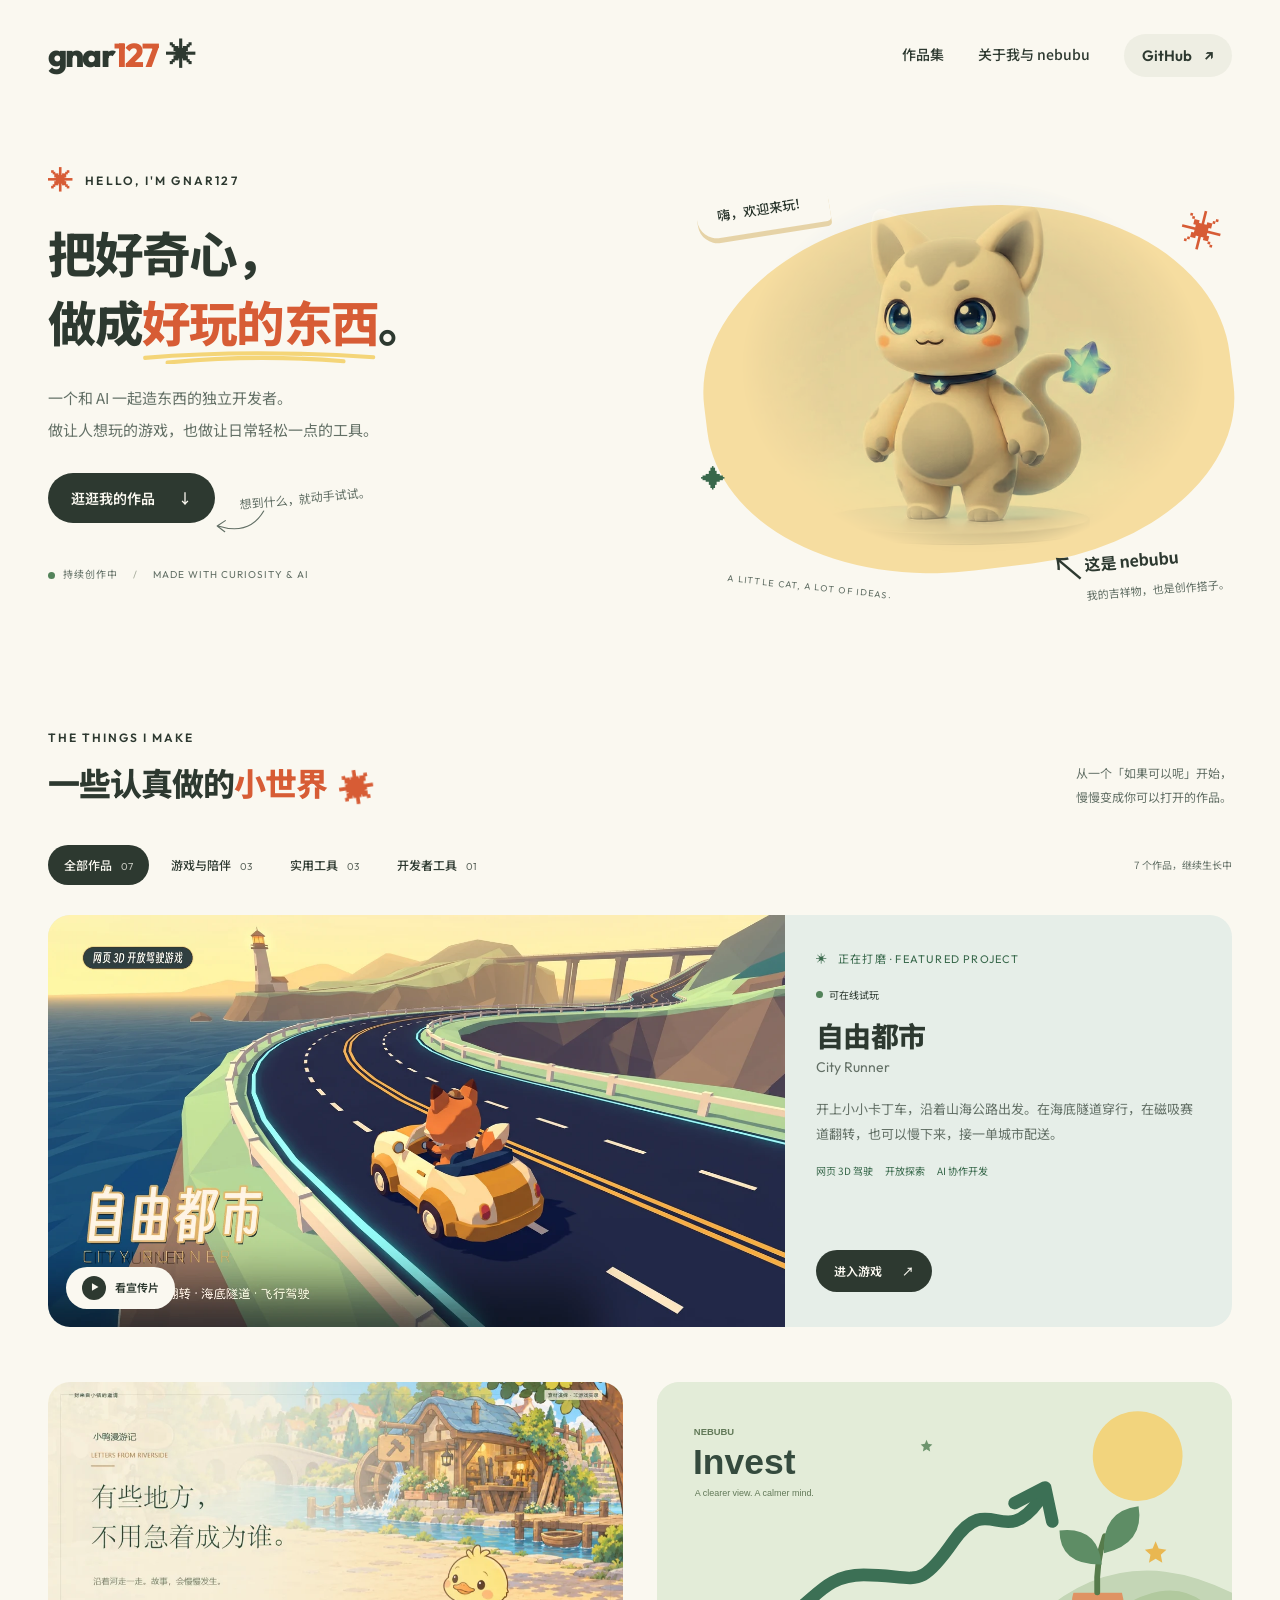
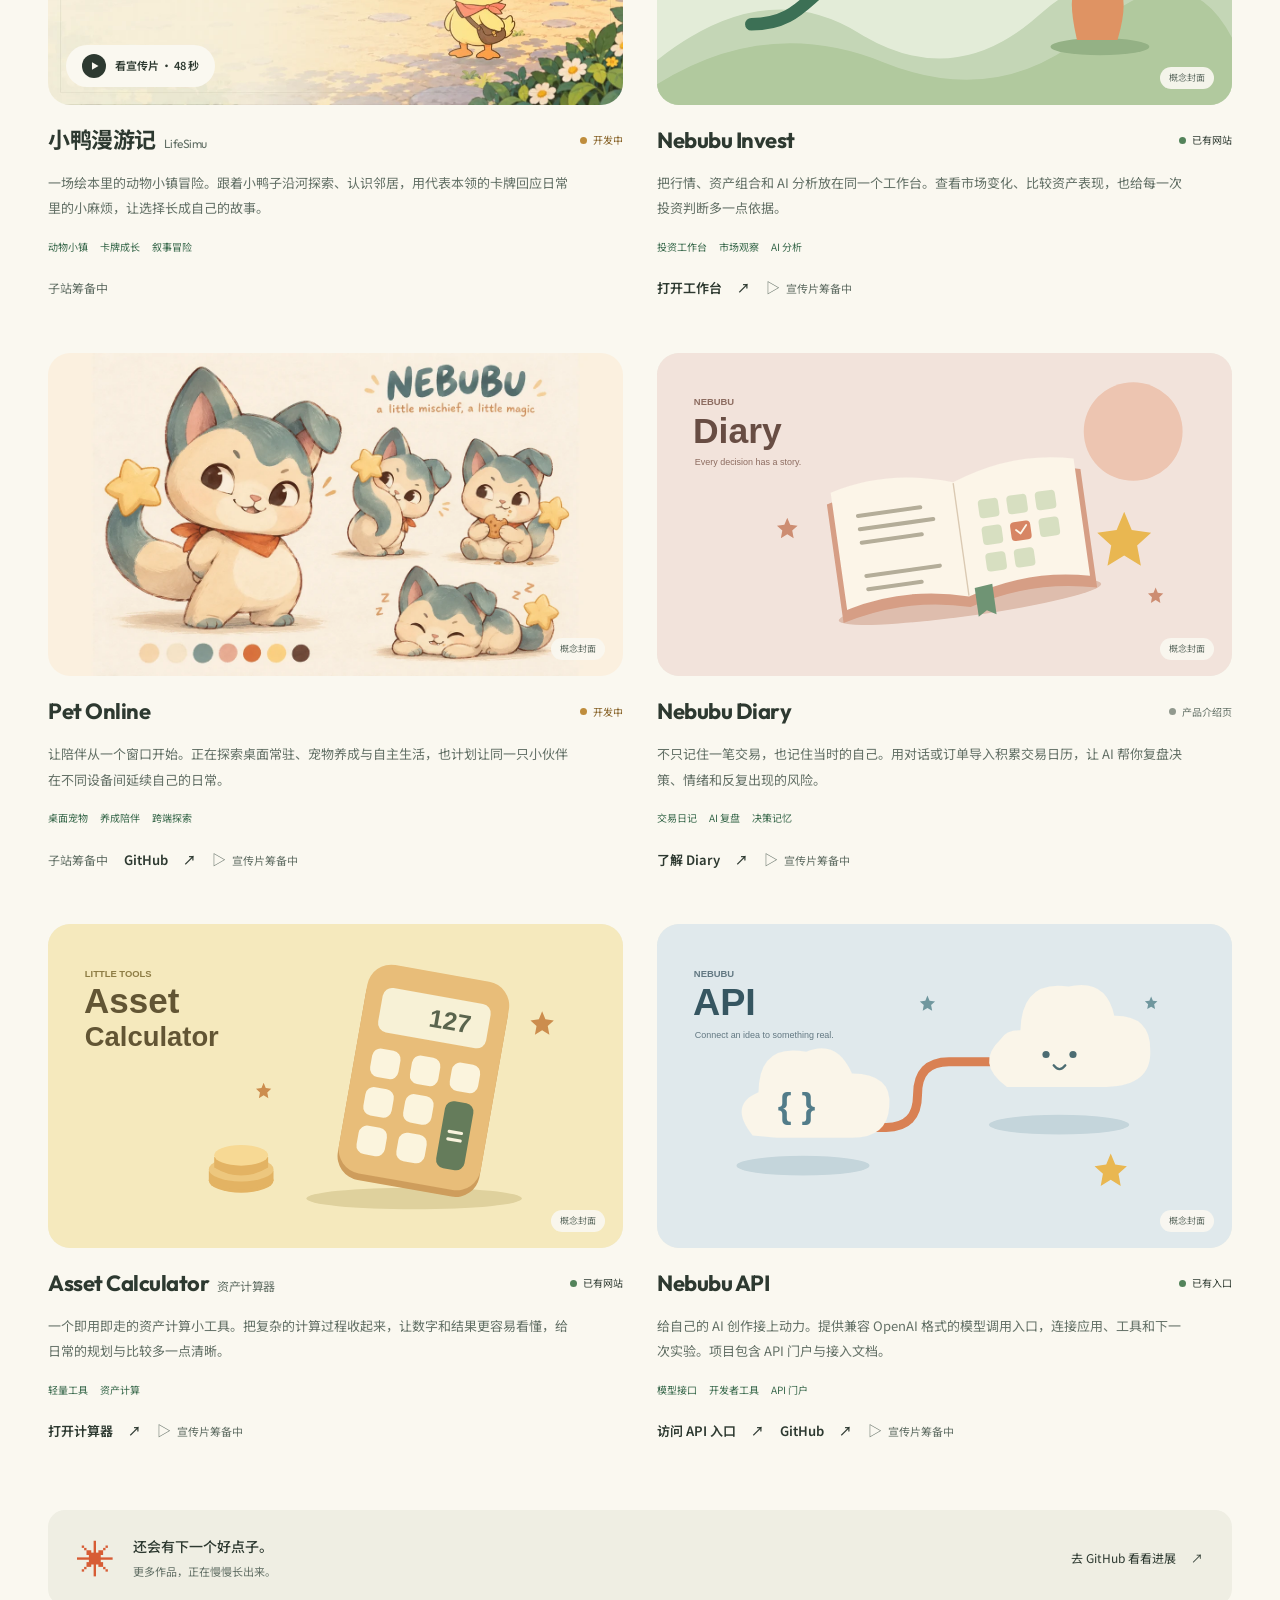
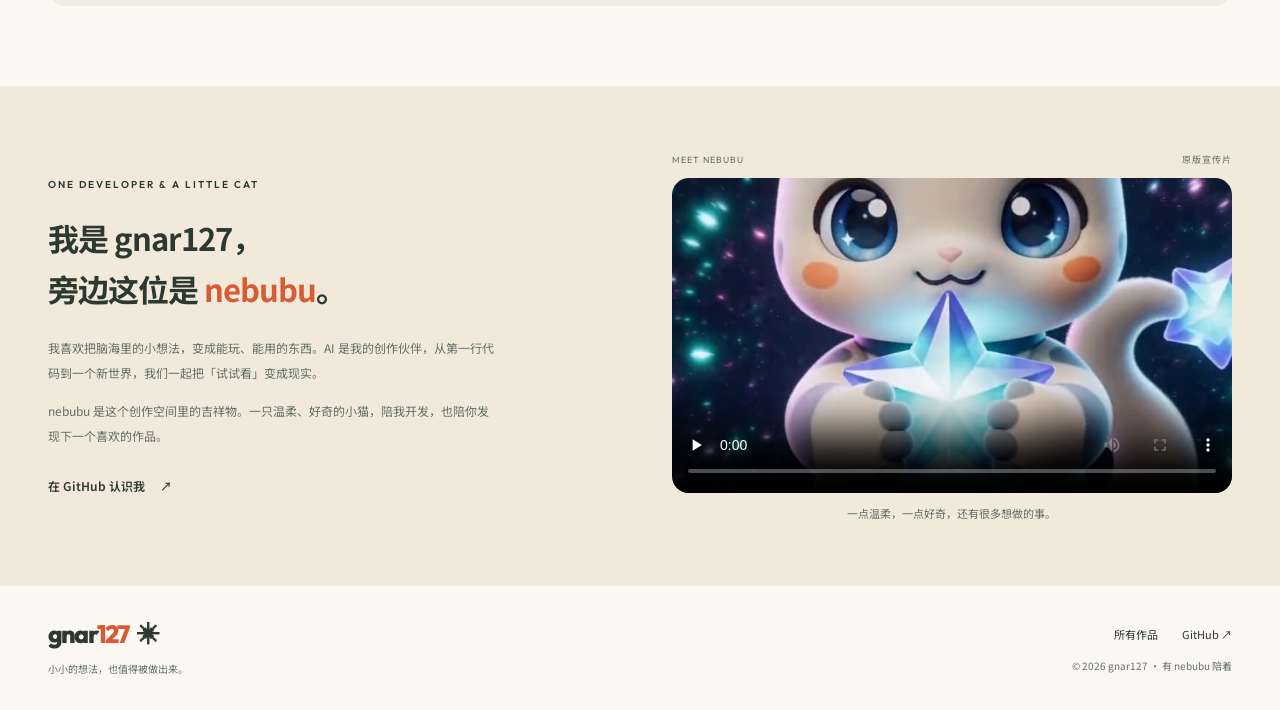
<file: index.html>
<!doctype html>
<html lang="zh-CN">
<head>
  <meta charset="UTF-8">
  <meta name="viewport" content="width=device-width, initial-scale=1">
  <meta name="theme-color" content="#faf8f0">
  <title>gnar127 — 把好奇心，做成好玩的东西</title>
  <meta name="description" content="gnar127 的 AI 作品集。探索 City Runner、小鸭漫游记、Pet Online、Nebubu Invest、Diary 和更多小工具。与吉祥物 nebubu 一起，把想法变成作品。">
  <meta property="og:title" content="gnar127 · AI 作品集">
  <meta property="og:description" content="一些游戏，一些工具，还有一只叫 nebubu 的猫。欢迎来到我的创作现场。">
  <meta property="og:image" content="https://gnar127.com/assets/projects/city-runner.webp">
  <meta property="og:url" content="https://gnar127.com/">
  <link rel="canonical" href="https://gnar127.com/">
  <link rel="icon" type="image/png" href="assets/logo-128.png">
  <link rel="preconnect" href="https://fonts.googleapis.com">
  <link rel="preconnect" href="https://fonts.gstatic.com" crossorigin>
  <link href="https://fonts.googleapis.com/css2?family=Noto+Sans+SC:wght@400;500;600;700;800;900&family=Outfit:wght@400;500;600;700;800&display=swap" rel="stylesheet">
  <link rel="stylesheet" href="styles.css">
  <script src="projects.js" defer></script>
  <script src="app.js" defer></script>
</head>
<body>
  <a class="skip-link" href="#work">跳到作品</a>
  <header class="header wrap" id="top">
    <a class="wordmark" href="#top" aria-label="gnar127 首页">gnar<span>127</span><i aria-hidden="true">✳</i></a>
    <nav aria-label="主导航">
      <a href="#work">作品集</a>
      <a href="#about">关于我与 nebubu</a>
      <a class="github-link" href="https://github.com/Gnar127" target="_blank" rel="noreferrer">GitHub <span aria-hidden="true">↗</span></a>
    </nav>
  </header>
  <main>
    <section class="hero wrap" aria-labelledby="hero-title">
      <div class="hero-copy">
        <p class="eyebrow"><span class="sun" aria-hidden="true">✳</span> HELLO, I'M GNAR127</p>
        <h1 id="hero-title">把好奇心，<br>做成<span class="scribble">好玩的东西<svg viewBox="0 0 420 22" preserveAspectRatio="none" aria-hidden="true"><path d="M5 13Q190 0 413 12M45 20Q200 7 360 18"/></svg></span>。</h1>
        <p class="hero-description">一个和 AI 一起造东西的独立开发者。<br>做让人想玩的游戏，也做让日常轻松一点的工具。</p>
        <div class="hero-actions"><a class="button primary" href="#work">逛逛我的作品 <span aria-hidden="true">↓</span></a><span class="hand-note">想到什么，就动手试试。<svg viewBox="0 0 70 32" aria-hidden="true"><path d="M66 3Q45 33 6 17m10-6L5 17l9 8"/></svg></span></div>
        <div class="hero-footnote"><span class="status-dot" aria-hidden="true"></span> 持续创作中 <span class="separator">/</span> MADE WITH CURIOSITY & AI</div>
      </div>
      <div class="hero-art">
        <div class="mascot-backdrop"></div>
        <span class="art-star star-one" aria-hidden="true">✳</span><span class="art-star star-two" aria-hidden="true">✦</span>
        <span class="hello-bubble">嗨，欢迎来玩！</span>
        <img class="hero-mascot" src="assets/nebubu-mascot.webp" alt="nebubu：蓝色星星眼、星星尾巴的奶油色小猫" width="1000" height="545" fetchpriority="high">
        <div class="mascot-caption"><span class="caption-arrow" aria-hidden="true">↖</span> 这是 nebubu<br><small>我的吉祥物，也是创作搭子。</small></div>
        <span class="orbit-note" aria-hidden="true">A LITTLE CAT, A LOT OF IDEAS.</span>
      </div>
    </section>
    <section class="works wrap" id="work" aria-labelledby="works-title">
      <div class="section-heading"><div><p class="eyebrow">THE THINGS I MAKE</p><h2 id="works-title">一些认真做的<span class="orange">小世界</span><span class="heading-star" aria-hidden="true">✴</span></h2></div><p>从一个「如果可以呢」开始，<br>慢慢变成你可以打开的作品。</p></div>
      <div class="work-toolbar"><div class="filters" role="group" aria-label="按作品类别筛选">
        <button type="button" class="filter active" data-filter="all" aria-pressed="true">全部作品 <span>07</span></button>
        <button type="button" class="filter" data-filter="play" aria-pressed="false">游戏与陪伴 <span>03</span></button>
        <button type="button" class="filter" data-filter="tools" aria-pressed="false">实用工具 <span>03</span></button>
        <button type="button" class="filter" data-filter="dev" aria-pressed="false">开发者工具 <span>01</span></button>
      </div><p class="work-count" id="work-count" role="status" aria-live="polite">7 个作品，继续生长中</p></div>
      <div id="featured-project"></div><div class="project-grid" id="project-grid"></div>
      <noscript><p>请启用 JavaScript 查看作品封面、介绍与宣传片。</p><ul><li><a href="https://cityhd.gnar127.com/">自由都市 City Runner</a></li><li><a href="films/lifesimu/">小鸭漫游记 · 宣传短片</a></li><li><a href="https://invest.gnar127.com/">Nebubu Invest</a></li><li><a href="diary/">Nebubu Diary</a></li><li><a href="https://asset.gnar127.com/">Asset Calculator</a></li><li><a href="https://api.gnar127.com/">Nebubu API</a></li><li><a href="https://github.com/Gnar127/pet_online">Pet Online · 项目仓库</a></li></ul></noscript>
      <div class="work-end"><span aria-hidden="true">✳</span><p>还会有下一个好点子。<small>更多作品，正在慢慢长出来。</small></p><a href="https://github.com/Gnar127" target="_blank" rel="noreferrer">去 GitHub 看看进展 <span aria-hidden="true">↗</span></a></div>
    </section>
    <section class="about" id="about" aria-labelledby="about-title"><div class="about-inner wrap">
      <div class="about-copy"><p class="eyebrow">ONE DEVELOPER & A LITTLE CAT</p><h2 id="about-title">我是 gnar127，<br>旁边这位是 <span class="orange">nebubu</span>。</h2><p>我喜欢把脑海里的小想法，变成能玩、能用的东西。AI 是我的创作伙伴，从第一行代码到一个新世界，我们一起把「试试看」变成现实。</p><p>nebubu 是这个创作空间里的吉祥物。一只温柔、好奇的小猫，陪我开发，也陪你发现下一个喜欢的作品。</p><a class="text-link" href="https://github.com/Gnar127" target="_blank" rel="noreferrer">在 GitHub 认识我 <span aria-hidden="true">↗</span></a></div>
      <div class="about-film"><div class="film-label"><span>MEET NEBUBU</span><span>原版宣传片</span></div><video id="nebubu-film" controls playsinline preload="none" poster="assets/nebubu-promo-poster.jpg" aria-label="nebubu 原版品牌宣传片"><source src="assets/nebubu-promo.mp4" type="video/mp4">你的浏览器不支持视频播放。<a href="assets/nebubu-promo.mp4">打开 nebubu 宣传片</a></video><p>一点温柔，一点好奇，还有很多想做的事。</p></div>
    </div></section>
  </main>
  <footer class="footer wrap"><div><a class="wordmark" href="#top">gnar<span>127</span><i aria-hidden="true">✳</i></a><p>小小的想法，也值得被做出来。</p></div><div class="footer-right"><a href="#work">所有作品</a><a href="https://github.com/Gnar127" target="_blank" rel="noreferrer">GitHub ↗</a><span>© <span id="year">2026</span> gnar127 · 有 nebubu 陪着</span></div></footer>
</body>
</html>
</file>
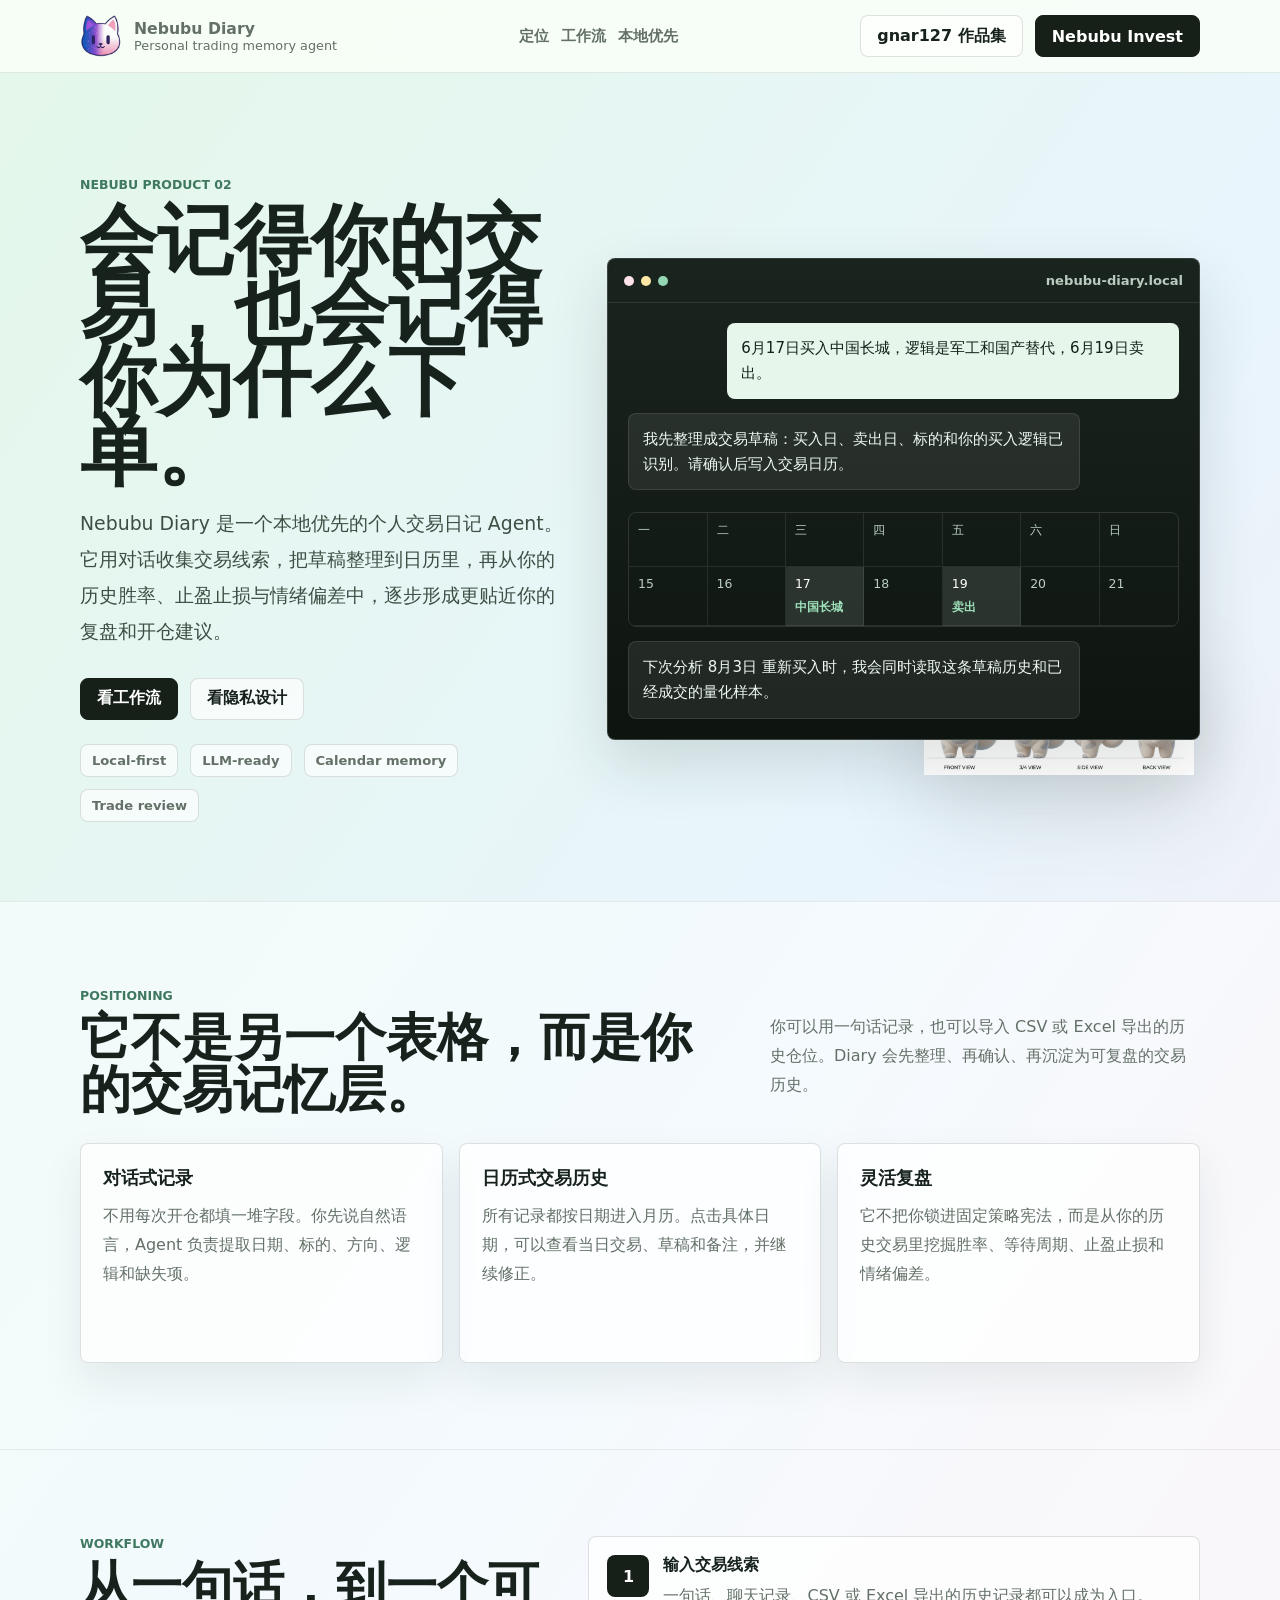
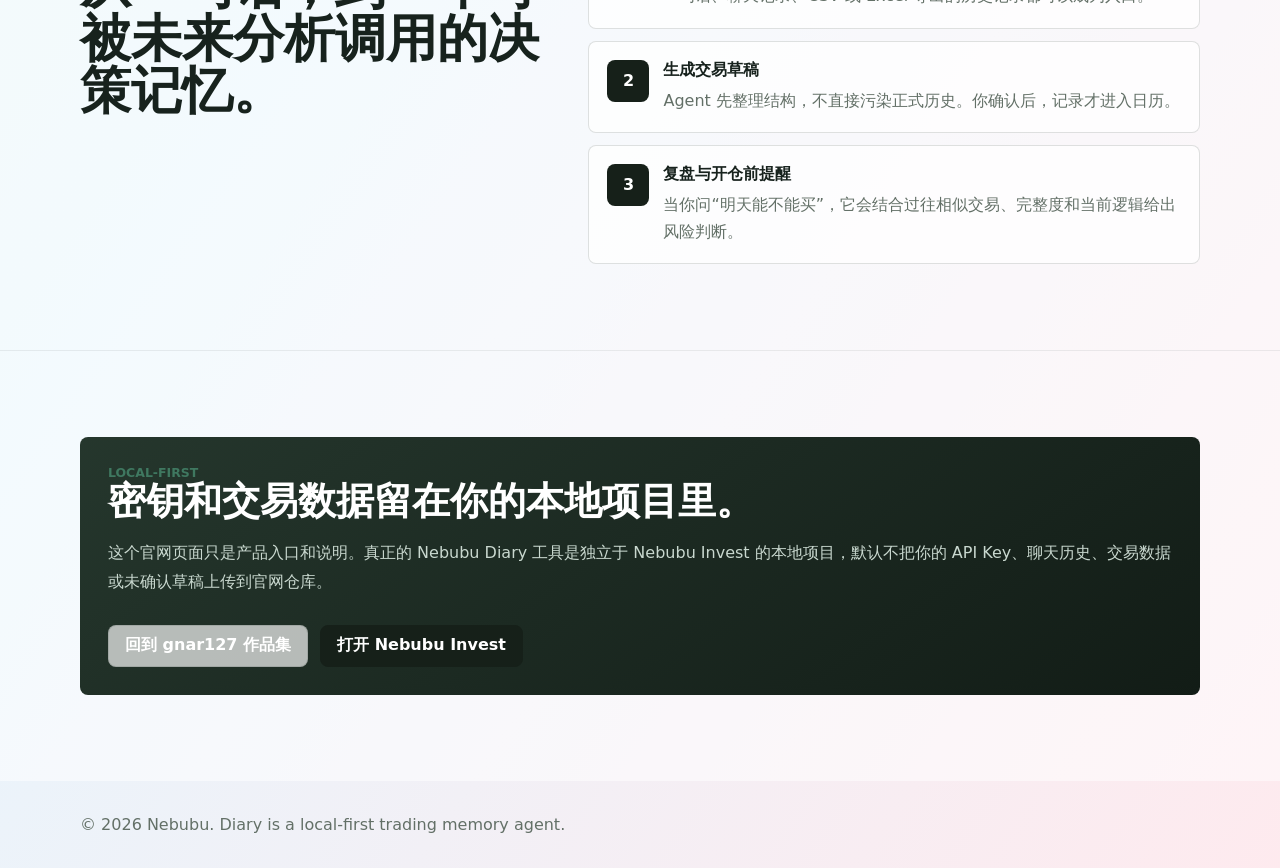
<file: diary/index.html>
<!doctype html>
<html lang="zh-CN">
  <head>
    <meta charset="utf-8" />
    <meta name="viewport" content="width=device-width, initial-scale=1" />
    <title>Nebubu Diary - 个人交易日记 Agent</title>
    <meta
      name="description"
      content="Nebubu Diary 是一个本地优先的个人交易日记 Agent，用自然语言记录交易、整理历史决策，并帮助复盘止盈止损与情绪交易。"
    />
    <link rel="icon" href="../assets/logo-128.png" />
    <style>
      :root {
        color-scheme: light;
        --ink: #17221d;
        --muted: #637067;
        --line: rgba(31, 48, 39, 0.14);
        --paper: #fbfff8;
        --mint: #dff6e6;
        --blue: #dceeff;
        --rose: #ffe1ea;
        --sun: #ffe7a6;
        --deep: #162019;
        --deep-soft: #26382e;
        --shadow: 0 24px 60px rgba(28, 45, 34, 0.14);
      }

      * {
        box-sizing: border-box;
      }

      body {
        margin: 0;
        font-family:
          Inter,
          ui-sans-serif,
          system-ui,
          -apple-system,
          BlinkMacSystemFont,
          "Segoe UI",
          "Noto Sans SC",
          sans-serif;
        color: var(--ink);
        background:
          linear-gradient(125deg, rgba(223, 246, 230, 0.82), rgba(220, 238, 255, 0.6) 48%, rgba(255, 225, 234, 0.7)),
          var(--paper);
      }

      a {
        color: inherit;
        text-decoration: none;
      }

      .topbar {
        position: sticky;
        top: 0;
        z-index: 20;
        border-bottom: 1px solid rgba(31, 48, 39, 0.1);
        background: rgba(251, 255, 248, 0.82);
        backdrop-filter: blur(18px);
      }

      .shell {
        width: min(1120px, calc(100% - 40px));
        margin: 0 auto;
      }

      .nav {
        min-height: 72px;
        display: flex;
        align-items: center;
        justify-content: space-between;
        gap: 20px;
      }

      .brand,
      .nav-links,
      .actions,
      .badge-row {
        display: flex;
        align-items: center;
        gap: 12px;
      }

      .brand img {
        width: 42px;
        height: 42px;
      }

      .brand strong {
        display: block;
        font-size: 0.98rem;
        letter-spacing: 0;
      }

      .brand span {
        color: var(--muted);
        font-size: 0.8rem;
      }

      .nav-links {
        color: var(--muted);
        font-size: 0.92rem;
        font-weight: 700;
      }

      .button {
        display: inline-flex;
        align-items: center;
        justify-content: center;
        min-height: 42px;
        padding: 0 16px;
        border: 1px solid var(--line);
        border-radius: 8px;
        font-weight: 800;
      }

      .button.primary {
        color: white;
        background: var(--deep);
        border-color: var(--deep);
      }

      .button.ghost {
        background: rgba(255, 255, 255, 0.68);
      }

      main {
        overflow: hidden;
      }

      .hero {
        min-height: calc(100vh - 72px);
        display: grid;
        align-items: center;
        padding: 58px 0 34px;
      }

      .hero-grid {
        display: grid;
        grid-template-columns: minmax(0, 0.9fr) minmax(360px, 1.1fr);
        gap: 42px;
        align-items: center;
      }

      .eyebrow {
        color: #3f7860;
        font-weight: 900;
        font-size: 0.78rem;
        text-transform: uppercase;
        letter-spacing: 0;
      }

      h1 {
        margin: 14px 0 18px;
        font-size: clamp(2.7rem, 6vw, 6.4rem);
        line-height: 0.92;
        letter-spacing: 0;
      }

      .hero-copy p {
        max-width: 620px;
        margin: 0;
        color: #3d4f45;
        font-size: clamp(1rem, 1.5vw, 1.18rem);
        line-height: 1.9;
      }

      .hero-actions {
        display: flex;
        flex-wrap: wrap;
        gap: 12px;
        margin-top: 28px;
      }

      .badge-row {
        flex-wrap: wrap;
        margin-top: 24px;
      }

      .badge {
        padding: 8px 11px;
        border: 1px solid var(--line);
        border-radius: 8px;
        background: rgba(255, 255, 255, 0.62);
        color: var(--muted);
        font-size: 0.82rem;
        font-weight: 800;
      }

      .product-visual {
        position: relative;
        min-height: 600px;
        display: grid;
        align-items: center;
      }

      .mascot {
        position: absolute;
        right: 1%;
        bottom: 4%;
        width: min(38vw, 270px);
        filter: drop-shadow(0 30px 42px rgba(35, 52, 42, 0.16));
      }

      .terminal {
        position: relative;
        z-index: 2;
        border: 1px solid rgba(255, 255, 255, 0.16);
        border-radius: 8px;
        background: linear-gradient(180deg, #1a241e, #0e1511);
        color: #effaf2;
        box-shadow: var(--shadow);
        overflow: hidden;
      }

      .terminal-top {
        display: flex;
        align-items: center;
        justify-content: space-between;
        padding: 14px 16px;
        border-bottom: 1px solid rgba(255, 255, 255, 0.1);
        color: #b9cabf;
        font-size: 0.82rem;
        font-weight: 800;
      }

      .dots {
        display: flex;
        gap: 7px;
      }

      .dots i {
        width: 10px;
        height: 10px;
        border-radius: 999px;
        background: var(--rose);
      }

      .dots i:nth-child(2) {
        background: var(--sun);
      }

      .dots i:nth-child(3) {
        background: #93d7b4;
      }

      .chat {
        padding: 20px;
        display: grid;
        gap: 14px;
      }

      .bubble {
        max-width: 82%;
        padding: 13px 14px;
        border-radius: 8px;
        line-height: 1.65;
        font-size: 0.94rem;
      }

      .bubble.user {
        justify-self: end;
        color: #14201a;
        background: #e6f6ea;
      }

      .bubble.agent {
        background: rgba(255, 255, 255, 0.08);
        border: 1px solid rgba(255, 255, 255, 0.1);
      }

      .calendar {
        margin-top: 8px;
        border: 1px solid rgba(255, 255, 255, 0.12);
        border-radius: 8px;
        overflow: hidden;
      }

      .calendar-head,
      .calendar-row {
        display: grid;
        grid-template-columns: repeat(7, 1fr);
      }

      .calendar-head span,
      .day {
        min-height: 54px;
        border-right: 1px solid rgba(255, 255, 255, 0.09);
        border-bottom: 1px solid rgba(255, 255, 255, 0.09);
        padding: 9px;
        color: #bbcec2;
        font-size: 0.78rem;
      }

      .calendar-head span:last-child,
      .day:last-child {
        border-right: 0;
      }

      .day.has {
        color: white;
        background: rgba(223, 246, 230, 0.12);
      }

      .ticker {
        display: block;
        margin-top: 8px;
        color: #9ee0b9;
        font-weight: 900;
      }

      section.band {
        padding: 86px 0;
        background: rgba(255, 255, 255, 0.48);
        border-top: 1px solid rgba(31, 48, 39, 0.08);
      }

      .section-head {
        display: flex;
        align-items: end;
        justify-content: space-between;
        gap: 28px;
        margin-bottom: 28px;
      }

      h2 {
        max-width: 780px;
        margin: 8px 0 0;
        font-size: clamp(2rem, 4vw, 3.8rem);
        line-height: 1.02;
        letter-spacing: 0;
      }

      .section-head p {
        max-width: 430px;
        color: var(--muted);
        line-height: 1.8;
      }

      .grid {
        display: grid;
        grid-template-columns: repeat(3, minmax(0, 1fr));
        gap: 16px;
      }

      .card {
        min-height: 220px;
        padding: 22px;
        border: 1px solid var(--line);
        border-radius: 8px;
        background: rgba(255, 255, 255, 0.72);
        box-shadow: 0 18px 42px rgba(28, 45, 34, 0.08);
      }

      .card strong {
        display: block;
        margin-bottom: 12px;
        font-size: 1.1rem;
      }

      .card p {
        margin: 0;
        color: var(--muted);
        line-height: 1.8;
      }

      .workflow {
        display: grid;
        grid-template-columns: 0.88fr 1.12fr;
        gap: 28px;
        align-items: start;
      }

      .steps {
        display: grid;
        gap: 12px;
      }

      .step {
        display: grid;
        grid-template-columns: 42px 1fr;
        gap: 14px;
        padding: 18px;
        border: 1px solid var(--line);
        border-radius: 8px;
        background: rgba(255, 255, 255, 0.72);
      }

      .step em {
        display: grid;
        place-items: center;
        width: 42px;
        height: 42px;
        border-radius: 8px;
        color: white;
        background: var(--deep);
        font-style: normal;
        font-weight: 900;
      }

      .step strong {
        display: block;
        margin-bottom: 6px;
      }

      .step span {
        color: var(--muted);
        line-height: 1.7;
      }

      .privacy {
        padding: 28px;
        border-radius: 8px;
        color: white;
        background:
          linear-gradient(145deg, rgba(38, 56, 46, 0.94), rgba(18, 28, 22, 0.98)),
          var(--deep);
      }

      .privacy h3 {
        margin: 0 0 14px;
        font-size: clamp(1.6rem, 3vw, 2.8rem);
        line-height: 1.08;
      }

      .privacy p {
        color: #c9d8cf;
        line-height: 1.85;
      }

      footer {
        padding: 34px 0;
        color: var(--muted);
      }

      @media (max-width: 920px) {
        .nav {
          align-items: flex-start;
          flex-direction: column;
          padding: 14px 0;
        }

        .hero-grid,
        .workflow {
          grid-template-columns: 1fr;
        }

        .hero {
          min-height: auto;
        }

        .product-visual {
          min-height: 520px;
        }

        .grid {
          grid-template-columns: 1fr;
        }

        .section-head {
          display: block;
        }
      }

      @media (max-width: 620px) {
        .shell {
          width: min(100% - 24px, 1120px);
        }

        .nav-links,
        .actions {
          width: 100%;
          flex-wrap: wrap;
        }

        .hero {
          padding-top: 34px;
        }

        .product-visual {
          min-height: 430px;
        }

        .mascot {
          width: 170px;
        }

        .bubble {
          max-width: 96%;
        }
      }
    </style>
  </head>
  <body>
    <header class="topbar">
      <div class="shell nav">
        <a class="brand" href="../">
          <img src="../assets/logo-128.png" alt="Nebubu logo" />
          <span>
            <strong>Nebubu Diary</strong>
            <span>Personal trading memory agent</span>
          </span>
        </a>
        <nav class="nav-links" aria-label="页面导航">
          <a href="#idea">定位</a>
          <a href="#flow">工作流</a>
          <a href="#privacy">本地优先</a>
        </nav>
        <div class="actions">
          <a class="button ghost" href="../">gnar127 作品集</a>
          <a class="button primary" href="https://invest.gnar127.com/" target="_blank" rel="noreferrer">Nebubu Invest</a>
        </div>
      </div>
    </header>

    <main>
      <section class="hero">
        <div class="shell hero-grid">
          <div class="hero-copy">
            <div class="eyebrow">Nebubu Product 02</div>
            <h1>会记得你的交易，也会记得你为什么下单。</h1>
            <p>
              Nebubu Diary 是一个本地优先的个人交易日记 Agent。它用对话收集交易线索，把草稿整理到日历里，再从你的历史胜率、止盈止损与情绪偏差中，逐步形成更贴近你的复盘和开仓建议。
            </p>
            <div class="hero-actions">
              <a class="button primary" href="#flow">看工作流</a>
              <a class="button ghost" href="#privacy">看隐私设计</a>
            </div>
            <div class="badge-row" aria-label="产品特点">
              <span class="badge">Local-first</span>
              <span class="badge">LLM-ready</span>
              <span class="badge">Calendar memory</span>
              <span class="badge">Trade review</span>
            </div>
          </div>

          <div class="product-visual" aria-label="Nebubu Diary interface preview">
            <div class="terminal">
              <div class="terminal-top">
                <div class="dots" aria-hidden="true"><i></i><i></i><i></i></div>
                <span>nebubu-diary.local</span>
              </div>
              <div class="chat">
                <div class="bubble user">6月17日买入中国长城，逻辑是军工和国产替代，6月19日卖出。</div>
                <div class="bubble agent">我先整理成交易草稿：买入日、卖出日、标的和你的买入逻辑已识别。请确认后写入交易日历。</div>
                <div class="calendar">
                  <div class="calendar-head">
                    <span>一</span><span>二</span><span>三</span><span>四</span><span>五</span><span>六</span><span>日</span>
                  </div>
                  <div class="calendar-row">
                    <span class="day">15</span>
                    <span class="day">16</span>
                    <span class="day has">17<span class="ticker">中国长城</span></span>
                    <span class="day">18</span>
                    <span class="day has">19<span class="ticker">卖出</span></span>
                    <span class="day">20</span>
                    <span class="day">21</span>
                  </div>
                </div>
                <div class="bubble agent">下次分析 8月3日 重新买入时，我会同时读取这条草稿历史和已经成交的量化样本。</div>
              </div>
            </div>
            <img class="mascot" src="../nebubu-animate/side.png" alt="Nebubu mascot" />
          </div>
        </div>
      </section>

      <section class="band" id="idea">
        <div class="shell">
          <div class="section-head">
            <div>
              <div class="eyebrow">Positioning</div>
              <h2>它不是另一个表格，而是你的交易记忆层。</h2>
            </div>
            <p>
              你可以用一句话记录，也可以导入 CSV 或 Excel 导出的历史仓位。Diary 会先整理、再确认、再沉淀为可复盘的交易历史。
            </p>
          </div>
          <div class="grid">
            <article class="card">
              <strong>对话式记录</strong>
              <p>不用每次开仓都填一堆字段。你先说自然语言，Agent 负责提取日期、标的、方向、逻辑和缺失项。</p>
            </article>
            <article class="card">
              <strong>日历式交易历史</strong>
              <p>所有记录都按日期进入月历。点击具体日期，可以查看当日交易、草稿和备注，并继续修正。</p>
            </article>
            <article class="card">
              <strong>灵活复盘</strong>
              <p>它不把你锁进固定策略宪法，而是从你的历史交易里挖掘胜率、等待周期、止盈止损和情绪偏差。</p>
            </article>
          </div>
        </div>
      </section>

      <section class="band" id="flow">
        <div class="shell workflow">
          <div>
            <div class="eyebrow">Workflow</div>
            <h2>从一句话，到一个可被未来分析调用的决策记忆。</h2>
          </div>
          <div class="steps">
            <div class="step">
              <em>1</em>
              <div>
                <strong>输入交易线索</strong>
                <span>一句话、聊天记录、CSV 或 Excel 导出的历史记录都可以成为入口。</span>
              </div>
            </div>
            <div class="step">
              <em>2</em>
              <div>
                <strong>生成交易草稿</strong>
                <span>Agent 先整理结构，不直接污染正式历史。你确认后，记录才进入日历。</span>
              </div>
            </div>
            <div class="step">
              <em>3</em>
              <div>
                <strong>复盘与开仓前提醒</strong>
                <span>当你问“明天能不能买”，它会结合过往相似交易、完整度和当前逻辑给出风险判断。</span>
              </div>
            </div>
          </div>
        </div>
      </section>

      <section class="band" id="privacy">
        <div class="shell privacy">
          <div class="eyebrow">Local-first</div>
          <h3>密钥和交易数据留在你的本地项目里。</h3>
          <p>
            这个官网页面只是产品入口和说明。真正的 Nebubu Diary 工具是独立于 Nebubu Invest 的本地项目，默认不把你的 API Key、聊天历史、交易数据或未确认草稿上传到官网仓库。
          </p>
          <div class="hero-actions">
            <a class="button ghost" href="../">回到 gnar127 作品集</a>
            <a class="button primary" href="https://invest.gnar127.com/" target="_blank" rel="noreferrer">打开 Nebubu Invest</a>
          </div>
        </div>
      </section>
    </main>

    <footer>
      <div class="shell">© <span id="year"></span> Nebubu. Diary is a local-first trading memory agent.</div>
    </footer>

    <script>
      document.getElementById("year").textContent = new Date().getFullYear();
    </script>
  </body>
</html>
</file>
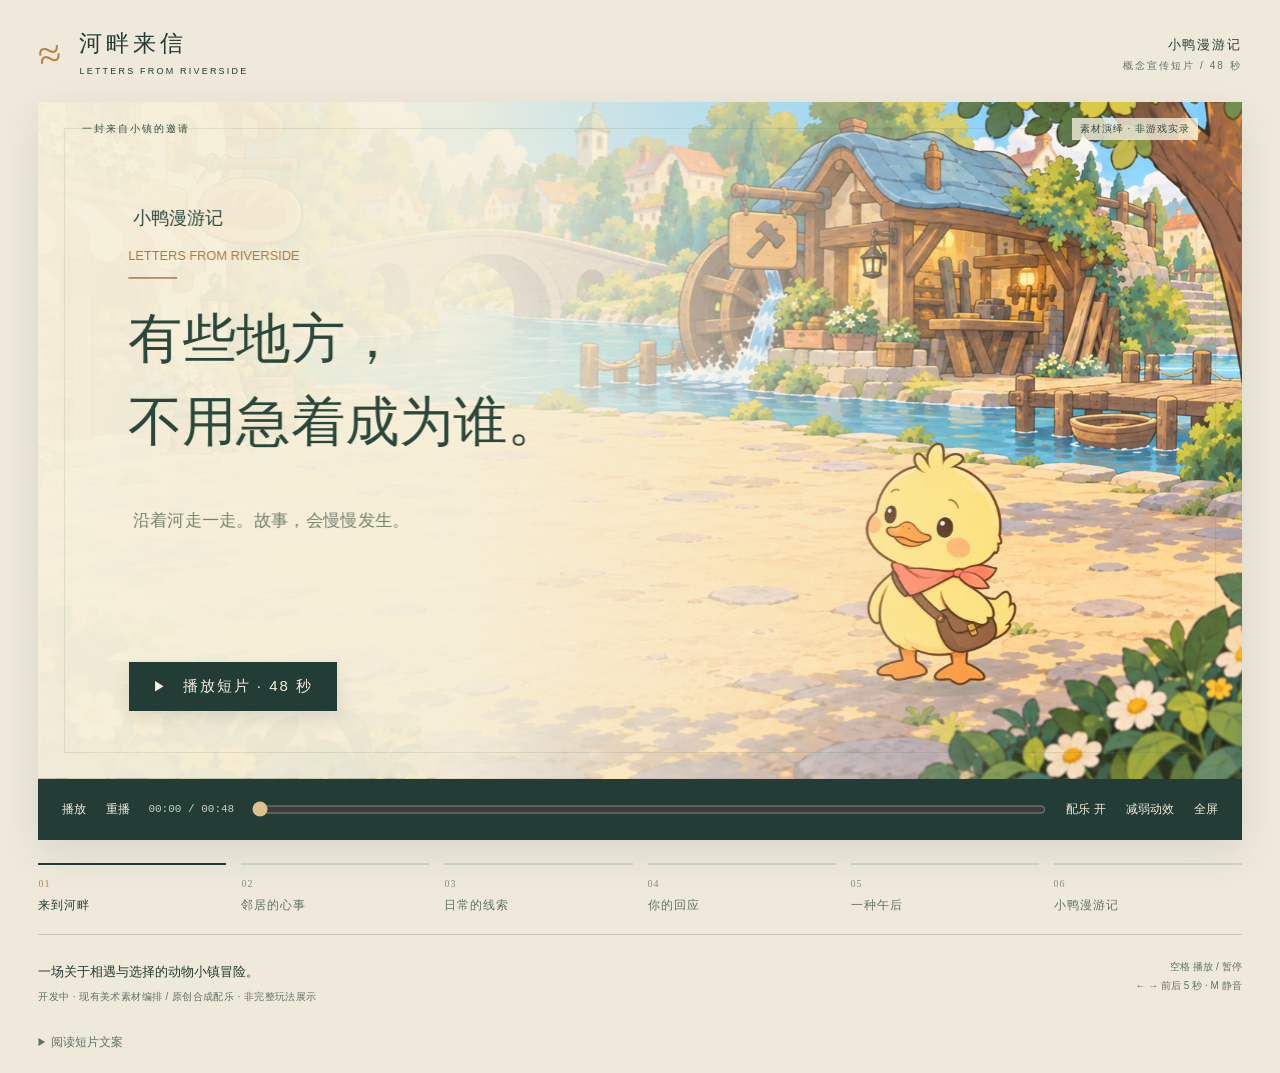
<file: films/lifesimu/index.html>
<!doctype html>
<html lang="zh-CN">
<head>
  <meta charset="utf-8">
  <meta name="viewport" content="width=device-width,initial-scale=1">
  <meta name="theme-color" content="#233d36">
  <meta name="description" content="小鸭漫游记 · 河畔来信。一个关于邻居、卡牌与日常发现的网页宣传短片。">
  <title>小鸭漫游记 — 河畔来信 · 宣传短片</title>
  <link rel="icon" href="data:image/svg+xml,%3Csvg xmlns='http://www.w3.org/2000/svg' viewBox='0 0 40 40'%3E%3Crect width='40' height='40' rx='10' fill='%23233d36'/%3E%3Cellipse cx='19' cy='23' rx='12' ry='8' fill='%23efd18a'/%3E%3Ccircle cx='25' cy='15' r='7' fill='%23efd18a'/%3E%3Cpath d='M30 16h8l-7 4' fill='%23d78253'/%3E%3Ccircle cx='27' cy='13' r='1.3' fill='%23233d36'/%3E%3C/svg%3E">
  <link rel="stylesheet" href="style.css">
  <script defer src="trailer.js"></script>
</head>
<body>
  <main class="cinema">
    <header class="masthead">
      <a href="#film" class="wordmark" aria-label="跳到宣传片"><span class="mark">≈</span><span>河畔来信<small>LETTERS FROM RIVERSIDE</small></span></a>
      <p class="edition">小鸭漫游记<span>概念宣传短片 / 48 秒</span></p>
    </header>
    <section class="player" id="film" aria-label="小鸭漫游记宣传片播放器">
      <div class="screen">
        <canvas id="canvas" width="1600" height="900" role="img" aria-label="河畔小镇、三位动物居民与成长卡牌的动画演绎"></canvas>
        <div class="frame-top"><span>一封来自小镇的邀请</span><span>素材演绎 · 非游戏实录</span></div>
        <button id="start" class="start" disabled><span class="play-icon">▶</span><span id="start-label">正在准备河畔来信…</span></button>
        <div class="screen-caption" id="caption">有些地方，不用急着成为谁。</div>
        <div class="error" id="error" hidden role="alert"><h2>画面还没准备好</h2><p>请保留完整工程目录，或通过本地预览入口打开。</p><button id="retry">重新加载</button></div>
      </div>
      <div class="controls">
        <button id="play" aria-label="播放宣传片" disabled>播放</button>
        <button id="replay" aria-label="从头重播" disabled>重播</button>
        <span class="time" id="time" aria-live="off">00:00 / 00:48</span>
        <label class="seek-label"><span class="sr-only">播放进度，秒</span><input id="seek" type="range" min="0" max="48" step="0.1" value="0" disabled aria-valuetext="0 秒，共 48 秒"></label>
        <button id="sound" aria-label="关闭配乐" aria-pressed="true">配乐 开</button>
        <button id="motion" aria-label="减弱动态效果" aria-pressed="false">减弱动效</button>
        <button id="fullscreen" aria-label="全屏观看">全屏</button>
      </div>
    </section>
    <nav class="chapters" aria-label="宣传片章节">
      <button data-time="0" aria-current="true"><span>01</span>来到河畔</button>
      <button data-time="8"><span>02</span>邻居的心事</button>
      <button data-time="16"><span>03</span>日常的线索</button>
      <button data-time="24"><span>04</span>你的回应</button>
      <button data-time="33"><span>05</span>一种午后</button>
      <button data-time="41"><span>06</span>小鸭漫游记</button>
    </nav>
    <footer><p>一场关于相遇与选择的动物小镇冒险。<br><span>开发中 · 现有美术素材编排 / 原创合成配乐 · 非完整玩法展示</span></p><p class="keys">空格 播放 / 暂停<br>← → 前后 5 秒 · M 静音</p></footer>
    <details class="transcript"><summary>阅读短片文案</summary><ol><li>有些地方，不用急着成为谁。</li><li>认识邻居，也认识他们没说出口的话。</li><li>线索不只指向一个篮子，也指向一个人的小习惯。</li><li>同一张牌，不同的靠近方式。你的选择，会改变接下来听到的故事。</li><li>不必每一顿饭，都有人负责热闹。</li><li>小鸭漫游记。把日常，过成自己的故事。</li></ol></details>
    <p id="status" class="sr-only" role="status"></p>
  </main>
</body>
</html>
</file>
<file: styles.css>
:root {
  color-scheme: light;
  --paper: #faf8f0; --ink: #2d3930; --muted: #637066; --orange: #d75c35;
  --yellow: #f4d578; --green: #38684b; --soft: #eeeee2; --radius: 22px;
  --ease: 240ms cubic-bezier(.22,1,.36,1);
  --body: "Noto Sans SC","Microsoft YaHei",sans-serif;
  --display: "Outfit",var(--body);
}
*{box-sizing:border-box}html{scroll-behavior:smooth;scroll-padding-top:28px}
body{margin:0;background:var(--paper);color:var(--ink);font-family:var(--body);font-size:15px;line-height:1.8}
a{color:inherit;text-decoration:none}button{font:inherit;cursor:pointer;color:inherit}
button,a{-webkit-tap-highlight-color:transparent}
button:focus-visible,a:focus-visible,summary:focus-visible,video:focus-visible{outline:3px solid var(--orange);outline-offset:6px}
img,video{display:block;max-width:100%}::selection{background:var(--yellow);color:var(--ink)}[hidden]{display:none!important}
.wrap{width:min(1240px,calc(100% - 96px));margin-inline:auto}
.skip-link{position:fixed;left:20px;top:-80px;z-index:100;background:var(--ink);color:var(--paper);padding:12px 22px}.skip-link:focus{top:15px}
.header{display:flex;align-items:center;justify-content:space-between;min-height:110px;gap:28px}
.wordmark{font-family:var(--display);font-size:33px;font-weight:800;line-height:1;letter-spacing:-1.8px;display:inline-flex;align-items:center}
.wordmark span{color:var(--orange)}.wordmark i{font-size:30px;font-style:normal;margin-left:9px;line-height:1}
.header nav{display:flex;align-items:center;gap:34px;font-size:14px;font-weight:500}.header nav a:hover{color:var(--orange)}
.github-link{padding:8px 18px;background:#eeeee3;border-radius:999px;font-family:var(--display);font-weight:600;font-size:15px}.github-link span{margin-left:9px}
.hero{display:grid;grid-template-columns:1.16fr 1fr;align-items:center;min-height:570px;padding-top:38px;padding-bottom:75px;gap:18px}
.eyebrow{font-family:var(--display);font-size:12px;letter-spacing:2px;font-weight:600;line-height:1.4;margin:0 0 24px}
.hero .eyebrow{display:flex;align-items:center;gap:10px;letter-spacing:2.2px}.sun{color:var(--orange);font-size:25px;line-height:1}
.hero h1{font-size:clamp(35px,3.8vw,55px);font-weight:800;letter-spacing:-1.9px;line-height:1.42;margin:0 0 26px;white-space:nowrap}
.scribble{position:relative;color:var(--orange);z-index:0}.scribble svg{position:absolute;left:0;bottom:-8px;width:100%;height:15px;fill:none;stroke:var(--yellow);stroke-width:6;stroke-linecap:round;z-index:-1}
.hero-description{font-size:15px;line-height:2.1;color:var(--muted);margin:0 0 28px}.hero-actions{display:flex;align-items:center;gap:24px}
.button{display:inline-flex;justify-content:center;align-items:center;gap:23px;padding:13px 23px;min-height:50px;border:0;border-radius:999px;font-size:14px;font-weight:600;line-height:1.5;transition:transform var(--ease),background var(--ease)}
.button:hover{transform:translateY(-3px)}.primary{background:var(--ink);color:var(--paper)}.primary:hover{background:var(--green)}
.hand-note{position:relative;font-size:12px;color:var(--muted);transform:rotate(-5deg)}.hand-note svg{width:55px;height:25px;position:absolute;top:18px;left:-28px;stroke:var(--muted);stroke-width:1.5;fill:none;stroke-linecap:round;stroke-linejoin:round}
.hero-footnote{margin-top:43px;display:flex;align-items:center;gap:8px;font-size:10px;font-family:var(--display);letter-spacing:1px;color:var(--muted)}
.status-dot{display:inline-block;flex-shrink:0;width:7px;height:7px;border-radius:50%;background:#53835a}.separator{margin:0 7px;color:#a4aa9a}
.hero-art{position:relative;height:410px;isolation:isolate}.mascot-backdrop{position:absolute;inset:35px 0 12px 12px;border-radius:46% 49% 42% 47%;background:#f6dda0;transform:rotate(-7deg);z-index:-1}
.hero-mascot{position:absolute;width:100%;max-width:100%;height:390px;object-fit:cover;object-position:53% 50%;left:0;top:0;mix-blend-mode:multiply;mask-image:radial-gradient(ellipse 43% 48% at 52% 50%,#000 64%,transparent 100%)}
.hello-bubble{position:absolute;left:4px;top:14px;background:var(--paper);padding:11px 21px;z-index:2;border-radius:20px 20px 4px 20px;transform:rotate(-9deg);font-weight:500;font-size:13px;box-shadow:0 5px 0 #e6d3a7}
.art-star{position:absolute;color:var(--orange);z-index:2}.star-one{font-size:42px;right:8px;top:20px;transform:rotate(14deg)}.star-two{font-size:25px;left:9px;bottom:82px;color:var(--green)}
.mascot-caption{position:absolute;right:4px;bottom:-20px;transform:rotate(-5deg);font-size:16px;font-weight:700;line-height:1.8}.mascot-caption small{font-size:11px;font-weight:400;color:var(--muted)}.caption-arrow{position:absolute;left:-34px;top:-17px;font-size:35px;font-weight:400}
.orbit-note{position:absolute;left:35px;bottom:-10px;font:9px var(--display);letter-spacing:1.3px;transform:rotate(6deg);color:var(--muted)}
.works{padding-top:50px;padding-bottom:10px;scroll-margin-top:20px}.section-heading{display:flex;align-items:flex-end;justify-content:space-between;gap:30px}.section-heading .eyebrow{margin-bottom:11px}.section-heading h2{font-size:32px;letter-spacing:-1px;line-height:1.5;margin:0;font-weight:800}
.orange{color:var(--orange)}.heading-star{font-size:35px;color:var(--orange);margin-left:12px;display:inline-block;transform:rotate(-9deg);vertical-align:middle}.section-heading>p{font-size:12px;line-height:2;color:var(--muted);margin:0 0 4px}
.work-toolbar{display:flex;align-items:center;justify-content:space-between;gap:20px;margin:32px 0 30px}.filters{display:flex;flex-wrap:wrap;gap:6px}.filter{background:transparent;border:0;border-radius:999px;padding:9px 16px;font-size:12px;font-weight:500;white-space:nowrap;transition:background var(--ease),color var(--ease)}
.filter span{font:10px var(--display);margin-left:6px;opacity:.75}.filter.active{background:var(--ink);color:var(--paper)}.filter:hover:not(.active){background:var(--soft)}.work-count{font-size:10px;color:var(--muted);white-space:nowrap}
.featured{background:#e6eee8;border-radius:var(--radius);display:grid;grid-template-columns:1.65fr 1fr;overflow:hidden;margin-bottom:55px}.featured .project-media{aspect-ratio:auto;min-height:350px;border-radius:0;background:#e6eee8}.featured .project-cover{height:100%;object-fit:cover}
.featured-copy{padding:35px 31px;display:flex;flex-direction:column;justify-content:center;align-items:flex-start}.featured-kicker{font:11px var(--display);letter-spacing:1.2px;margin:0 0 20px;color:var(--green)}.featured h3{font-size:28px;line-height:1.4;margin:12px 0 3px;font-weight:800;letter-spacing:-.8px}.english-title{font:14px var(--display);color:var(--muted);margin:0}
.featured .project-description{font-size:13px;margin:20px 0 15px}.project-description{font-size:13px;line-height:1.95;color:var(--muted);margin:13px 0 17px;max-width:530px}.project-tags{display:flex;flex-wrap:wrap;gap:12px;font-size:10px;color:var(--green);margin:0 0 20px}
.project-actions{display:flex;align-items:center;flex-wrap:wrap;gap:16px;font-size:12px;margin-top:auto}.project-actions .button{padding:11px 18px;font-size:12px;min-height:42px;gap:20px}.text-link{font-size:13px;font-weight:600;display:inline-flex;align-items:center;gap:15px}.text-link:hover{color:var(--orange)}
.project-grid{display:grid;grid-template-columns:repeat(2,minmax(0,1fr));gap:49px 34px}.project{min-width:0;display:flex;flex-direction:column}.project-media{position:relative;aspect-ratio:16/9;overflow:hidden;border-radius:var(--radius);background:var(--soft)}.project-cover{width:100%;height:100%;object-fit:cover;transition:transform 600ms cubic-bezier(.22,1,.36,1)}.project-media:hover>.project-cover{transform:scale(1.025)}.project-media video{width:100%;height:100%;object-fit:contain;background:#263a32}
.play-button{position:absolute;bottom:18px;left:18px;padding:9px 16px;background:var(--paper);border:0;border-radius:999px;font-size:11px;font-weight:600;display:flex;align-items:center;gap:9px;min-height:40px;transition:transform var(--ease),background var(--ease)}.play-button:hover{transform:translateY(-3px);background:var(--yellow)}.play-icon{width:24px;height:24px;border-radius:50%;display:grid;place-items:center;background:var(--ink);color:var(--paper);font-size:8px;padding-left:1px}
.media-note{position:absolute;bottom:16px;right:18px;font-size:9px;background:#faf8f0ed;color:var(--muted);padding:3px 9px;border-radius:999px}.project-heading{display:flex;align-items:center;justify-content:space-between;gap:14px;margin-top:19px}.project-heading h3{margin:0;font-size:22px;line-height:1.5;letter-spacing:-.5px;font-family:var(--display);font-weight:700}.project-heading h3 small{font-size:12px;font-weight:400;color:var(--muted);margin-left:8px}
.project-status{font-size:10px;white-space:nowrap;display:inline-flex;align-items:center;gap:6px}.project-status.development{color:#856024}.project-status.development .status-dot{background:#bf8d3c}.project-status.local{color:var(--muted)}.project-status.local .status-dot{background:#91998e}
.pending{font-size:11px;color:var(--muted);display:inline-flex;align-items:center;gap:6px}.pending-video{font-size:11px;color:var(--muted)}.pending-video:before{content:'▷';margin-right:6px;font-size:14px}.project .project-tags{margin-top:auto;margin-bottom:16px}.project .project-description{min-height:51px}.project .project-actions{min-height:32px;margin-top:0}.project-actions .pending{font-size:12px}
.inline-film{grid-column:1/-1;margin-top:17px;padding:20px;background:#eeeee2;border-radius:var(--radius)}.film-heading{display:flex;justify-content:space-between;align-items:center;gap:20px;margin-bottom:15px;font-size:12px}.film-close{background:var(--paper);border:0;border-radius:999px;padding:8px 17px;font-size:12px}.inline-film iframe{display:block;width:100%;height:min(850px,76vw);min-height:450px;border:0;border-radius:12px;background:#eee9db}.film-fallback{display:inline-block;font-size:11px;margin-top:12px;text-decoration:underline;text-underline-offset:4px}.media-error{padding:15px;font-size:12px;background:var(--paper);margin:0}
.work-end{margin:63px 0 70px;display:flex;align-items:center;gap:18px;background:#efeee3;padding:24px 29px;border-radius:17px}.work-end>span{font-size:38px;color:var(--orange);line-height:1}.work-end p{margin:0;font-size:14px;font-weight:500}.work-end small{display:block;font-size:11px;font-weight:400;color:var(--muted);margin-top:3px}.work-end a{margin-left:auto;font-size:12px}.work-end a:hover{color:var(--orange)}.work-end a span{margin-left:12px}
.about{background:#f1eadb;padding:66px 0 62px;scroll-margin-top:0}.about-inner{display:grid;grid-template-columns:1fr 1.03fr;gap:80px;align-items:center}.about .eyebrow{font-size:10px;margin-bottom:20px}.about h2{font-size:31px;line-height:1.65;letter-spacing:-1px;margin:0 0 21px}.about-copy>p:not(.eyebrow){font-size:12px;line-height:2.1;color:var(--muted);max-width:450px;margin:12px 0}.about-copy .text-link{margin-top:15px;font-size:12px}
.about-film video{width:100%;aspect-ratio:16/9;object-fit:cover;border-radius:17px;background:#d9dece}.film-label{display:flex;justify-content:space-between;font-size:9px;margin-bottom:10px;letter-spacing:1px;font-family:var(--display);color:var(--muted)}.about-film>p{font-size:11px;text-align:center;color:var(--muted);margin:11px 0 0}
.footer{padding-block:36px 32px;display:flex;align-items:center;justify-content:space-between;gap:25px}.footer .wordmark{font-size:25px}.footer .wordmark i{font-size:23px}.footer p{font-size:10px;color:var(--muted);margin:10px 0 0}.footer-right{display:flex;justify-content:flex-end;flex-wrap:wrap;gap:12px 24px;font-size:11px}.footer-right>span{width:100%;text-align:right;color:var(--muted);font-size:10px}.footer-right a:hover{color:var(--orange)}
@media(min-width:1500px){.hero h1{font-size:56px}.hero{gap:45px;min-height:620px}.hero-art{height:440px}.hero-mascot{height:420px}}
@media(max-width:1100px){.wrap{width:calc(100% - 64px)}.hero{grid-template-columns:1.2fr 1fr;gap:0;min-height:520px}.hero h1{font-size:38px}.hero-art{height:350px}.hero-mascot{height:340px}.mascot-backdrop{inset:38px -5px 5px 5px}.hero-description{font-size:13px}.hand-note{font-size:10px}.hero-actions{gap:17px}.hero-footnote{font-size:9px}.mascot-caption{font-size:14px;right:-8px}.orbit-note{left:13px;font-size:8px}.featured-copy{padding:24px}.featured .project-media{min-height:330px}.featured h3{font-size:25px}.featured-kicker{font-size:9px;margin-bottom:13px}.featured .project-description{font-size:12px}.featured .project-tags{gap:8px}.section-heading h2{font-size:28px}.about-inner{gap:40px}.project-heading h3{font-size:20px}}
@media(max-width:760px){
  .wrap{width:calc(100% - 40px)}.header{min-height:84px;gap:12px}.wordmark{font-size:28px}.wordmark i{font-size:26px;margin-left:5px}.header nav{gap:18px;font-size:12px}.header .github-link{padding:6px 11px;font-size:12px}
  .hero{grid-template-columns:1fr;padding-top:28px;padding-bottom:40px;gap:20px;min-height:0}.hero h1{font-size:clamp(32px,6.6vw,50px);letter-spacing:-1.5px}.hero .eyebrow{font-size:11px;margin-bottom:20px}.hero-description{font-size:13px}.hero-footnote{margin-top:31px;font-size:9px}.hero-art{width:min(450px,100%);height:320px;margin:0 auto 8px}.hero-mascot{height:320px}.mascot-backdrop{inset:30px 22px 10px}.hello-bubble{left:24px;top:24px;font-size:11px}.star-one{right:27px;font-size:35px;top:30px}.star-two{left:22px}.mascot-caption{right:24px;bottom:-4px;font-size:13px}.mascot-caption small{font-size:10px}.orbit-note{left:38px;bottom:4px;font-size:7px}
  .works{padding-top:25px}.section-heading{align-items:flex-start;gap:10px;flex-direction:column}.section-heading h2{font-size:clamp(22px,4.6vw,32px)}.section-heading .eyebrow{font-size:10px}.section-heading>p br{display:none}.section-heading>p{font-size:11px}.heading-star{font-size:28px;margin-left:6px}.work-toolbar{display:block;margin:24px 0 22px}.filters{gap:2px}.filter{font-size:11px;padding:8px 10px}.filter span{font-size:9px;margin-left:4px}.work-count{margin:13px 0 0;font-size:10px}
  .featured{grid-template-columns:1fr;margin-bottom:34px}.featured .project-media{min-height:0;aspect-ratio:16/9}.featured-copy{padding:25px}.featured h3{font-size:27px}.featured-kicker{margin-bottom:14px}.featured .project-description{font-size:13px;margin:15px 0}.project-grid{gap:34px 20px}.project-heading{align-items:flex-start;margin-top:14px;flex-wrap:wrap;gap:5px}.project-heading h3{font-size:19px}.project-heading h3 small{display:block;margin-left:0;font-size:10px}.project-status{font-size:9px}.project-description{font-size:12px;margin-top:10px;line-height:1.9}.project .project-description{min-height:0}.project-tags{font-size:9px;gap:7px}.project-actions{gap:10px}.project-actions .text-link{font-size:12px;gap:7px}.pending-video{font-size:10px}.play-button{bottom:12px;left:12px;padding:6px 11px;font-size:10px;min-height:34px;gap:6px}.play-icon{width:21px;height:21px}.media-note{font-size:8px;right:10px;bottom:10px;padding:2px 7px}
  .work-end{margin:40px 0;padding:20px;gap:12px;flex-wrap:wrap}.work-end p{font-size:12px}.work-end small{font-size:10px}.work-end a{font-size:11px}.about{padding:42px 0}.about-inner{grid-template-columns:1fr;gap:32px}.about h2{font-size:28px}.about-copy>p:not(.eyebrow){max-width:100%}.footer{align-items:flex-start;padding-block:29px;gap:20px}.footer-right{gap:8px 15px;font-size:10px;max-width:210px}.footer-right>span{font-size:9px}.inline-film{padding:14px}.inline-film iframe{min-height:550px;height:90vw}
}
@media(max-width:500px){.header nav{gap:13px;font-size:11px}.header .github-link{background:transparent;padding:0;font-size:12px}.header .github-link span{margin-left:2px}.hero h1{font-size:clamp(29px,7.3vw,37px)}.hero-actions{gap:18px}.hero-actions .button{font-size:12px;padding:13px 19px;gap:18px}.hand-note{font-size:10px}.project-grid{grid-template-columns:1fr;gap:34px}.project-heading{flex-wrap:nowrap;align-items:center}.project-heading h3{font-size:22px}.project-heading h3 small{display:inline;margin-left:7px;font-size:11px}.project-description{font-size:13px}.project-tags{font-size:10px}.project-actions{gap:19px}.project-actions .text-link{font-size:13px}.pending-video{font-size:11px}.filter{font-size:10px;padding:8px 9px}.filter span{margin-left:3px;font-size:8px}.play-button{font-size:11px}.work-end a{margin-left:48px}.work-end>span{font-size:32px}.footer-right{max-width:170px}.inline-film iframe{min-height:570px}}
@media(prefers-reduced-motion:no-preference){.hero-copy{animation:arrive 650ms both}.hero-art{animation:arrive 800ms 100ms both}.project{animation:arrive 400ms both}@keyframes arrive{from{opacity:0;transform:translateY(16px)}to{opacity:1;transform:translateY(0)}}}
@media(prefers-reduced-motion:reduce){html{scroll-behavior:auto}*,*::before,*::after{animation:none!important;transition:none!important}}
</file>
<file: films/lifesimu/style.css>
:root{color-scheme:light;--ink:#233d36;--paper:#eee9db;--muted:#627268;--gold:#b68546}
*{box-sizing:border-box}body{margin:0;background:var(--paper);color:var(--ink);font-family:'Microsoft YaHei','PingFang SC',sans-serif}button,a,input{-webkit-tap-highlight-color:transparent}button{font:inherit;cursor:pointer}button:disabled{cursor:wait;opacity:.5}button:focus-visible,a:focus-visible,summary:focus-visible{outline:2px solid var(--gold);outline-offset:5px}a{color:inherit;text-decoration:none}.cinema{width:min(1440px,94vw);margin:auto;padding:28px 0 22px}.masthead{display:flex;align-items:center;justify-content:space-between;margin-bottom:22px}.wordmark{display:flex;align-items:center;gap:14px;letter-spacing:4px;font-family:'STSong','SimSun',serif;font-size:23px}.wordmark small{display:block;font:9px/2 sans-serif;letter-spacing:2.2px;margin-top:3px}.mark{font:42px Georgia,serif;transform:rotate(-12deg);color:var(--gold)}.edition{margin:0;text-align:right;line-height:1.8;font-size:13px;letter-spacing:1.8px}.edition span{display:block;color:var(--muted);font-size:10px;letter-spacing:2px}.player{background:var(--ink);box-shadow:0 14px 38px #18332918}.screen{position:relative;aspect-ratio:16/9;overflow:hidden;background:#e8e3d5}canvas{width:100%;height:100%;display:block}.frame-top{position:absolute;top:3%;left:3.6%;right:3.6%;display:flex;justify-content:space-between;font-size:clamp(8px,.8vw,11px);letter-spacing:2px;color:#344e43;pointer-events:none}.frame-top span:last-child{letter-spacing:1px;background:#f4eeddc9;padding:4px 8px;margin-top:-4px}.start{position:absolute;bottom:10%;left:7.5%;display:flex;align-items:center;gap:15px;border:0;background:#233d36;color:#f4efdf;padding:15px 24px;font-size:15px;letter-spacing:2px;box-shadow:0 6px 16px #253b341f}.start[hidden],.error[hidden]{display:none}.play-icon{font-size:13px}.screen-caption{position:absolute;bottom:3%;left:10%;right:10%;text-align:center;color:#fbf7e9;font-size:clamp(10px,1.1vw,16px);letter-spacing:1px;pointer-events:none;text-shadow:0 1px 5px #163829;opacity:0}.screen-caption.visible{opacity:1}.controls{display:flex;align-items:center;gap:16px;padding:17px 22px;color:#f3ecdb}.controls button{background:none;border:0;color:inherit;white-space:nowrap;padding:5px 2px;font-size:12px}.controls button:hover{color:#e4c68d}.time{font:11px/1.5 ui-monospace,monospace;color:#c9cfbd;white-space:nowrap}.seek-label{flex:1;display:flex;min-width:40px}input[type=range]{width:100%;cursor:pointer;accent-color:#ddc08a;height:15px}.chapters{display:grid;grid-template-columns:repeat(6,1fr);gap:15px;padding:23px 0 16px;border-bottom:1px solid #c4c9b9}.chapters button{text-align:left;background:none;border:0;border-top:2px solid #cbd0c1;padding:13px 0 4px;font-size:12px;letter-spacing:1px;color:var(--muted)}.chapters button span{font:10px Georgia,serif;display:block;margin-bottom:8px;color:#829180}.chapters button[aria-current=true]{border-top-color:var(--ink);color:var(--ink)}.chapters button[aria-current=true] span{color:var(--gold)}footer{display:flex;justify-content:space-between;gap:20px;font-size:13px;line-height:1.9;margin-top:12px}footer span{font-size:10px;color:var(--muted);letter-spacing:.4px}.keys{font-size:10px!important;color:var(--muted);text-align:right;white-space:nowrap}.transcript{font-size:12px;color:var(--muted);max-width:750px;margin-top:12px}.transcript summary{cursor:pointer}.transcript li{margin:10px 0}.sr-only{position:absolute;width:1px;height:1px;padding:0;margin:-1px;overflow:hidden;clip:rect(0,0,0,0);white-space:nowrap;border:0}.error{position:absolute;inset:0;background:var(--paper);display:flex;align-items:center;justify-content:center;flex-direction:column;text-align:center;padding:30px}.error h2{font:28px 'SimSun',serif}.error p{font-size:13px}.error button{background:var(--ink);color:var(--paper);border:0;padding:12px 25px}.player:fullscreen{display:flex;flex-direction:column;justify-content:center;background:#172c26;width:100vw;height:100vh}.player:fullscreen .screen{width:min(100vw,calc((100vh - 64px)*16/9));align-self:center;flex-shrink:0}.player:fullscreen .controls{width:min(100vw,1500px);align-self:center;min-height:64px}
@media(max-width:700px){.cinema{width:100%;padding:18px 0}.masthead{padding:0 17px;margin-bottom:17px}.wordmark{font-size:19px;gap:9px;letter-spacing:2px}.wordmark small{font-size:7px;letter-spacing:1.3px}.edition{font-size:10px;letter-spacing:0}.edition span{font-size:9px;letter-spacing:0}.frame-top{font-size:7px;letter-spacing:0}.frame-top span:last-child{padding:2px 4px;margin-top:-2px}.start{padding:9px 13px;font-size:10px;gap:8px;bottom:9%;letter-spacing:1px}.controls{gap:12px;padding:12px 16px;flex-wrap:wrap}.controls button{font-size:11px}.seek-label{flex-basis:calc(100% - 180px)}#sound{margin-left:auto}.chapters{grid-template-columns:repeat(3,1fr);gap:14px 18px;margin:0 17px;padding-top:19px}.chapters button{font-size:11px;padding-top:8px}.chapters button span{margin-bottom:5px}footer{padding:0 17px;font-size:12px}.keys{display:none}.transcript{margin:12px 17px}.screen-caption{font-size:9px;left:4%;right:4%}}
@media(prefers-reduced-motion:reduce){*{scroll-behavior:auto!important}}
</file>
